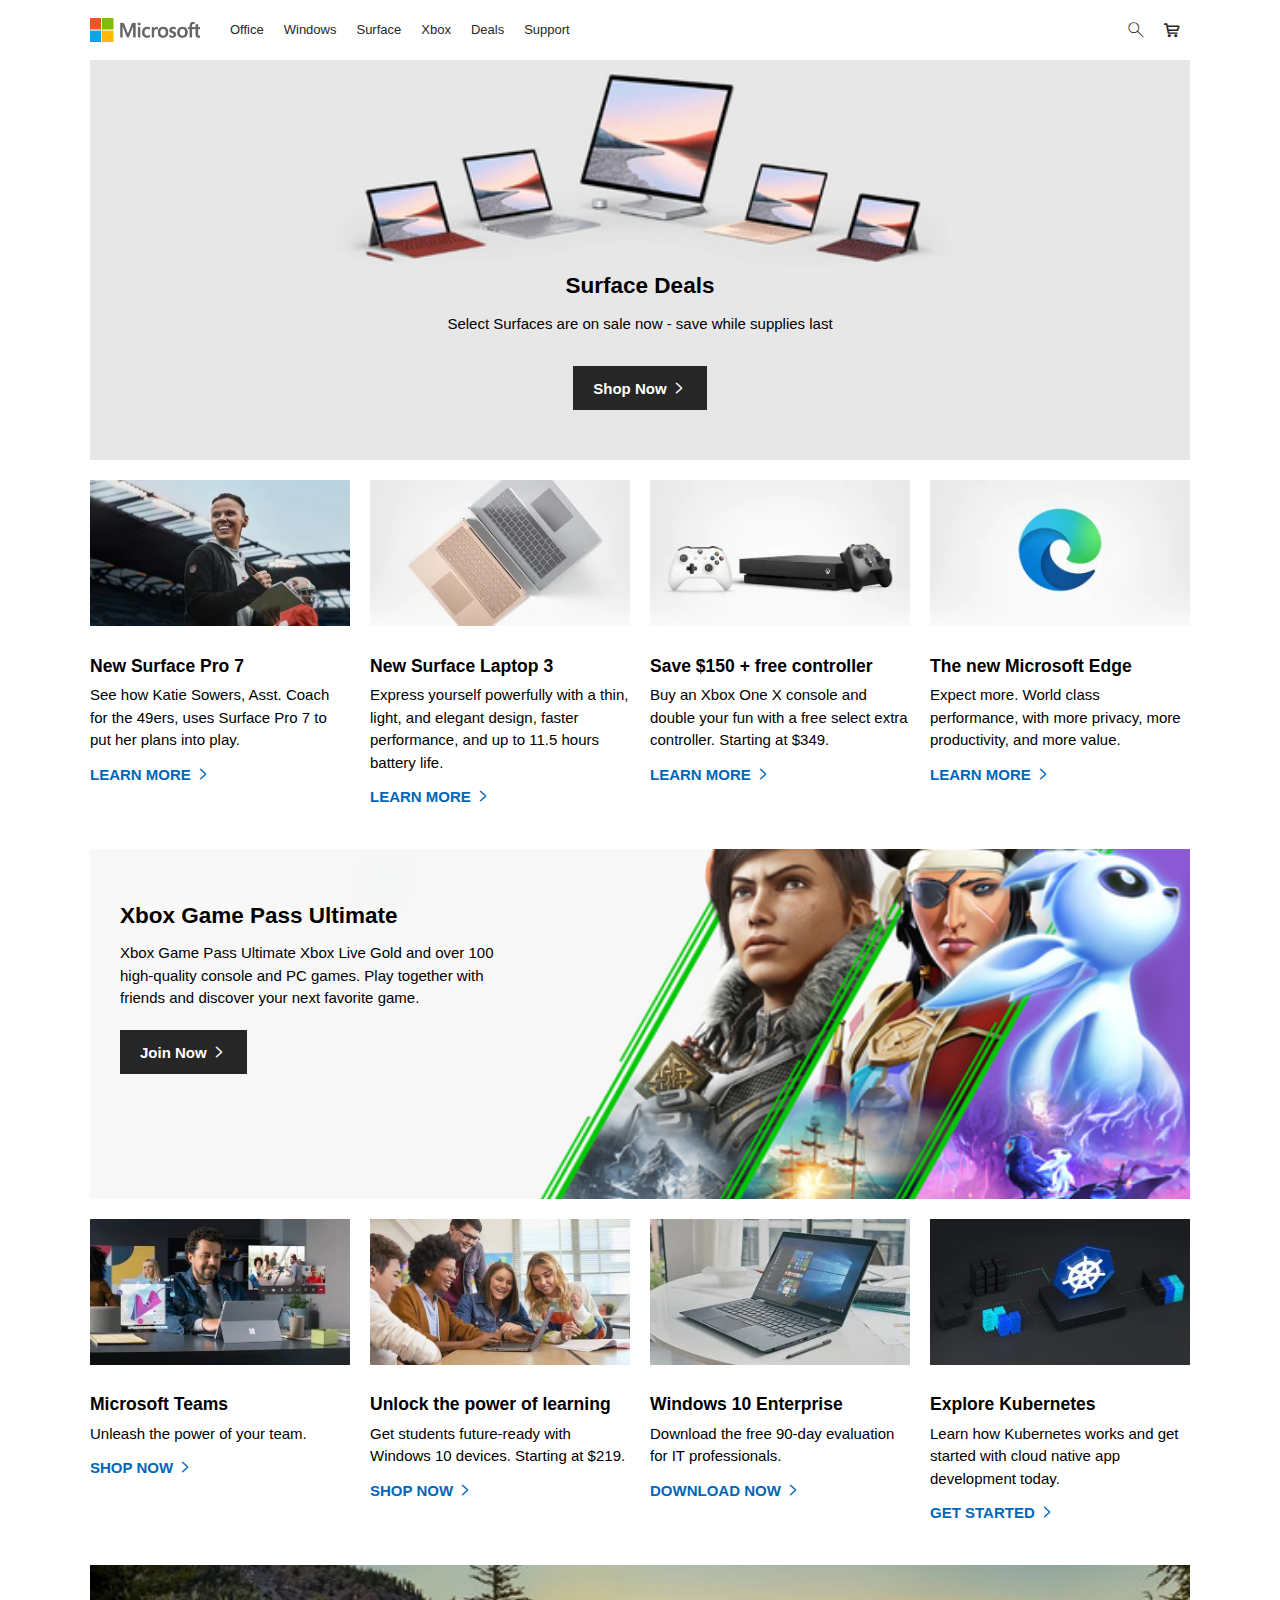
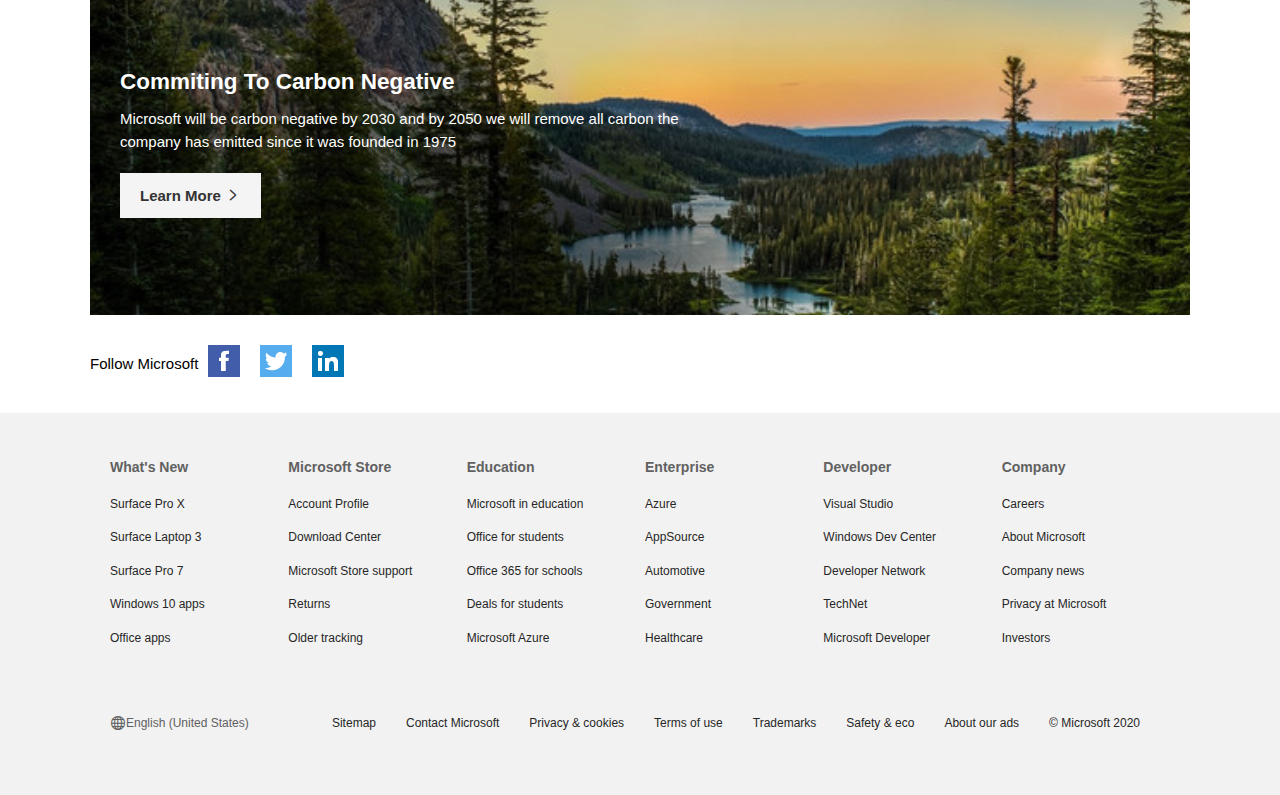
<file: index.html>
<!DOCTYPE html>
<html lang="en">
<head>
  <meta charset="UTF-8">
  <meta name="viewport" content="width=device-width, initial-scale=1.0">
  <link rel="stylesheet" href="style.css">
  <link rel="stylesheet" href="font/iconfont.css">
  <title>Microsoft Official Homepage</title>
</head>
<body>
  <div class="menu-btn">
    <i class="iconfont iconmenu"></i>
  </div>

  <div class="container">
    <nav class="main-nav">
      <img src="img/logo.png" alt="Microsoft" class="logo">

      <ul class="main-menu">
        <li><a href="#">Office</a></li>
        <li><a href="#">Windows</a></li>
        <li><a href="#">Surface</a></li>
        <li><a href="#">Xbox</a></li>
        <li><a href="#">Deals</a></li>
        <li><a href="#">Support</a></li>
      </ul>

      <ul class="right-menu">
        <li>
          <a href="#">
            <i class="iconfont iconsearch"></i>
          </a>
        </li>
        <li>
          <a href="#">
            <i class="iconfont icongouwuchekong"></i>
          </a>
        </li>
      </ul>
    </nav>

    <header class="showcase">
      <h2>Surface Deals</h2>
      <p>
        Select Surfaces are on sale now - save while supplies last
      </p>
      <a href="#" class="btn">
        Shop Now <i class="iconfont iconmore"></i>
      </a>
    </header>

    <!-- Home cards 1 -->
    <section class="home-cards">
      <div>
        <img src="img/card1.png" alt="">
        <h3>New Surface Pro 7</h3>
        <p>
          See how Katie Sowers, Asst. Coach for the 49ers, uses Surface Pro 7 to put her plans into play.
        </p>
        <a href="#">Learn More <i class="iconfont iconmore"></i></a>
      </div>
      <div>
        <img src="img/card2.png" alt="">
        <h3>New Surface Laptop 3</h3>
        <p>
          Express yourself powerfully with a thin, light, and elegant design, faster performance, and up to 11.5 hours battery life.
        </p>
        <a href="#">Learn More <i class="iconfont iconmore"></i></a>
      </div>
      <div>
        <img src="img/card3.png" alt="">
        <h3>Save $150 + free controller</h3>
        <p>
          Buy an Xbox One X console and double your fun with a free select extra controller. Starting at $349.
        </p>
        <a href="#">Learn More <i class="iconfont iconmore"></i></a>
      </div>
      <div>
        <img src="img/card4.png" alt="">
        <h3>The new Microsoft Edge</h3>
        <p>
          Expect more. World class performance, with more privacy, more productivity, and more value.
        </p>
        <a href="#">Learn More <i class="iconfont iconmore"></i></a>
      </div>
    </section>

    <!-- Xbox -->
    <section class="xbox">
      <div class="content">
        <h2>Xbox Game Pass Ultimate</h2>
        <p>Xbox Game Pass Ultimate Xbox Live Gold and over 100 high-quality console and PC games. Play together with friends and discover your next favorite game.</p>
        <a href="#" class="btn">
          Join Now <i class="iconfont iconmore"></i>
        </a>
      </div>
    </section>

    <!-- Home cards 2 -->
    <section class="home-cards">
      <div>
        <img src="img/card5.png" alt="">
        <h3>Microsoft Teams</h3>
        <p>
          Unleash the power of your team.
        </p>
        <a href="#">Shop Now <i class="iconfont iconmore"></i></a>
      </div>
      <div>
        <img src="img/card6.jpg" alt="">
        <h3>Unlock the power of learning</h3>
        <p>
          Get students future-ready with Windows 10 devices. Starting at $219.
        </p>
        <a href="#">Shop Now <i class="iconfont iconmore"></i></a>
      </div>
      <div>
        <img src="img/card7.png" alt="">
        <h3>Windows 10 Enterprise</h3>
        <p>
          Download the free 90-day evaluation for IT professionals.
        </p>
        <a href="#">Download Now <i class="iconfont iconmore"></i></a>
      </div>
      <div>
        <img src="img/card8.png" alt="">
        <h3>Explore Kubernetes</h3>
        <p>
          Learn how Kubernetes works and get started with cloud native app development today.
        </p>
        <a href="#">Get Started <i class="iconfont iconmore"></i></a>
      </div>
    </section>

    <!-- carbon -->
    <section class="carbon dark">
      <div class="content">
        <h2>Commiting To Carbon Negative</h2>
        <p>Microsoft will be carbon negative by 2030 and by 2050 we will remove all carbon the company has emitted since it was founded in 1975</p>
        <a href="#" class="btn">
          Learn More <i class="iconfont iconmore"></i>
        </a>
      </div>
    </section>

    <!-- follow -->
    <section class="follow">
      <p>Follow Microsoft</p>
      <a href="https://facebook.com">
        <img src="img/social-fb.png" alt="Facebook">
      </a>
      <a href="https://twitter.com">
        <img src="img/social-twitter.png" alt="Twitter">
      </a>
      <a href="https://linkedin.com">
        <img src="img/social-linkedin.png" alt="Linkedin">
      </a>
    </section>
  </div>

  <!-- Links -->
  <section class="links">
    <div class="links-inner">
      <ul>
        <li><h3>What's New</h3></li>
        <li><a href="#">Surface Pro X</a></li>
        <li><a href="#">Surface Laptop 3</a></li>
        <li><a href="#">Surface Pro 7</a></li>
        <li><a href="#">Windows 10 apps</a></li>
        <li><a href="#">Office apps</a></li>
      </ul>
      <ul>
        <li><h3>Microsoft Store</h3></li>
        <li><a href="#">Account Profile</a></li>
        <li><a href="#">Download Center</a></li>
        <li><a href="#">Microsoft Store support</a></li>
        <li><a href="#">Returns</a></li>
        <li><a href="#">Older tracking</a></li>
      </ul>
      <ul>
        <li><h3>Education</h3></li>
        <li><a href="#">Microsoft in education</a></li>
        <li><a href="#">Office for students</a></li>
        <li><a href="#">Office 365 for schools</a></li>
        <li><a href="#">Deals for students</a></li>
        <li><a href="#">Microsoft Azure</a></li>
      </ul>
      <ul>
        <li><h3>Enterprise</h3></li>
        <li><a href="#">Azure</a></li>
        <li><a href="#">AppSource</a></li>
        <li><a href="#">Automotive</a></li>
        <li><a href="#">Government</a></li>
        <li><a href="#">Healthcare</a></li>
      </ul>
      <ul>
        <li><h3>Developer</h3></li>
        <li><a href="#">Visual Studio</a></li>
        <li><a href="#">Windows Dev Center</a></li>
        <li><a href="#">Developer Network</a></li>
        <li><a href="#">TechNet</a></li>
        <li><a href="#">Microsoft Developer</a></li>
      </ul>
      <ul>
        <li><h3>Company</h3></li>
        <li><a href="#">Careers</a></li>
        <li><a href="#">About Microsoft</a></li>
        <li><a href="#">Company news</a></li>
        <li><a href="#">Privacy at Microsoft</a></li>
        <li><a href="#">Investors</a></li>
      </ul>
    </div>
  </section>

  <!-- Footer -->
  <footer class="footer">
    <div class="footer-inner">
      <div><i class="iconfont iconglobal"></i> English (United States)</div>
      <ul>
        <li><a href="#">Sitemap</a></li>
        <li><a href="#">Contact Microsoft</a></li>
        <li><a href="#">Privacy & cookies</a></li>
        <li><a href="#">Terms of use</a></li>
        <li><a href="#">Trademarks</a></li>
        <li><a href="#">Safety & eco</a></li>
        <li><a href="#">About our ads</a></li>
        <li><a href="#">&copy; Microsoft 2020</a></li>
      </ul>
    </div>
  </footer>
  
  <script>
    document.querySelector('.menu-btn').addEventListener('click', () => document.querySelector('.main-menu').classList.toggle('show'));
  </script>
</body>
</html>
</file>
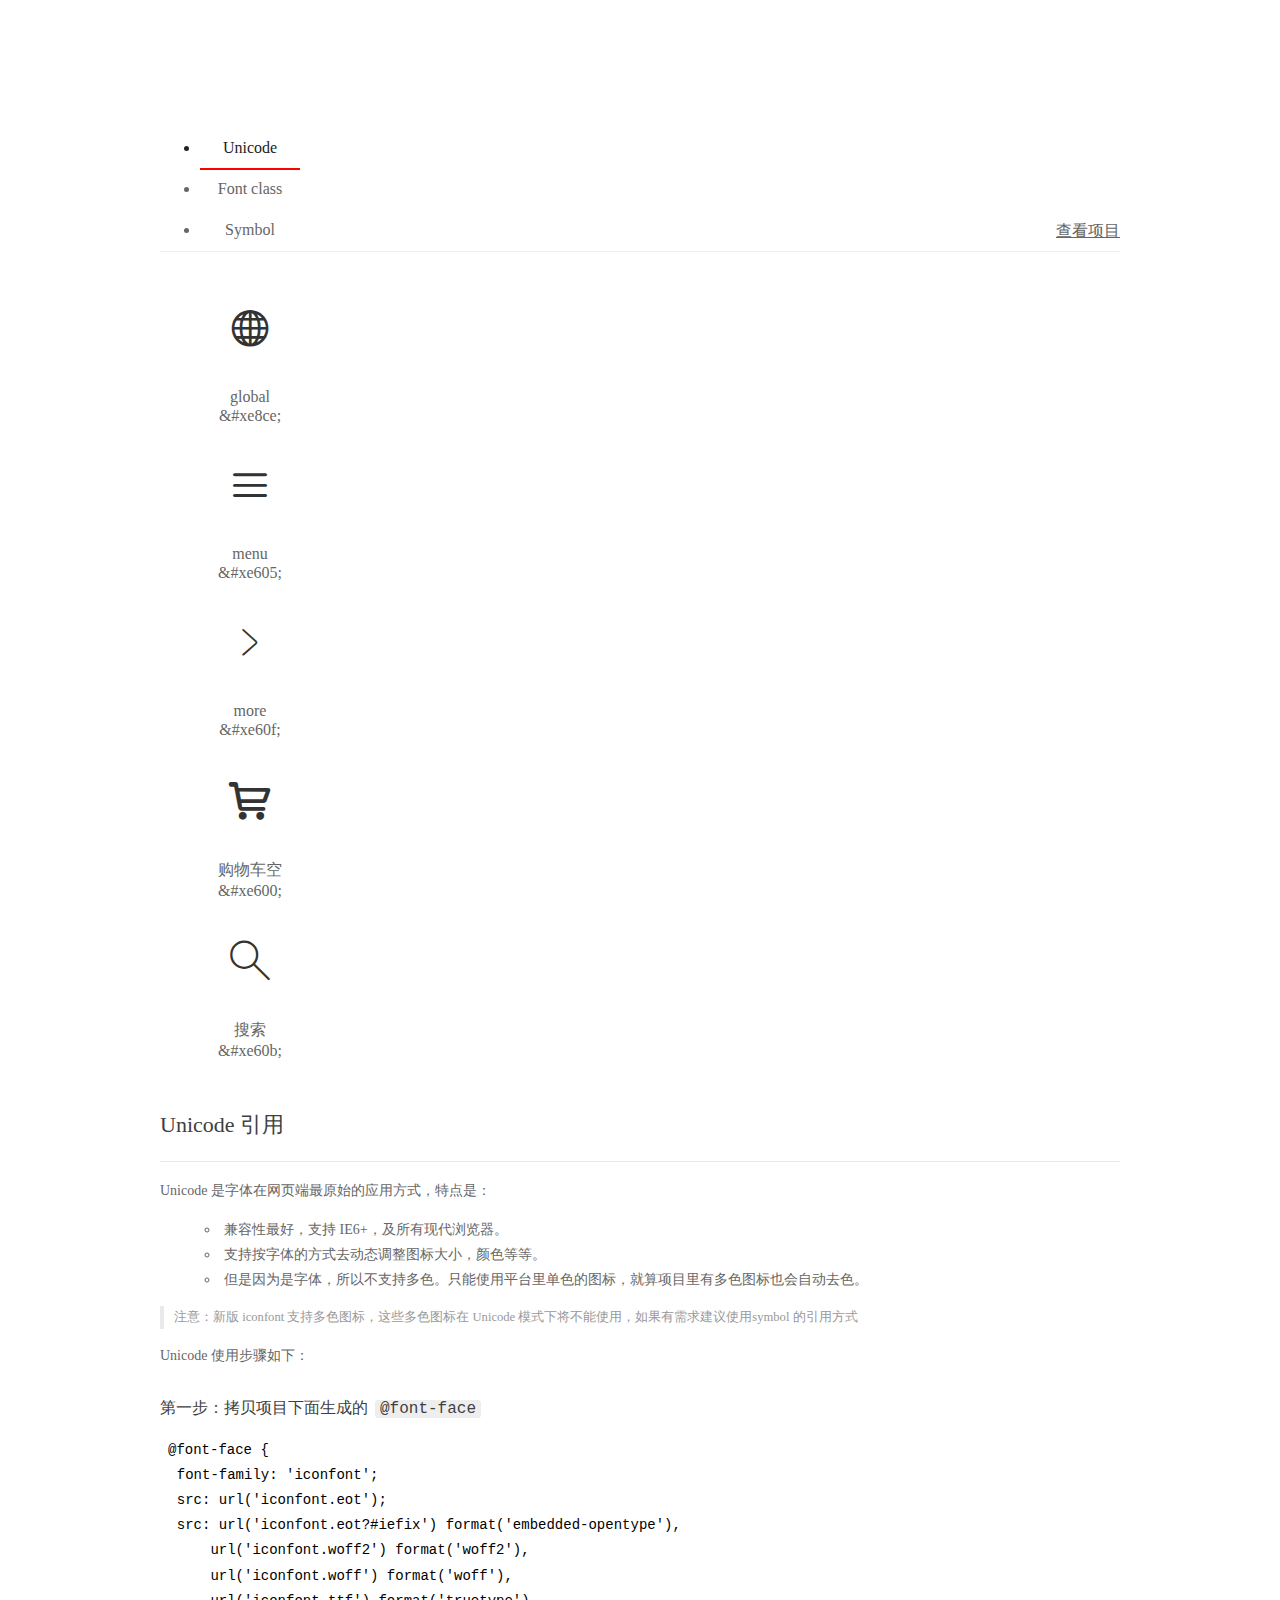
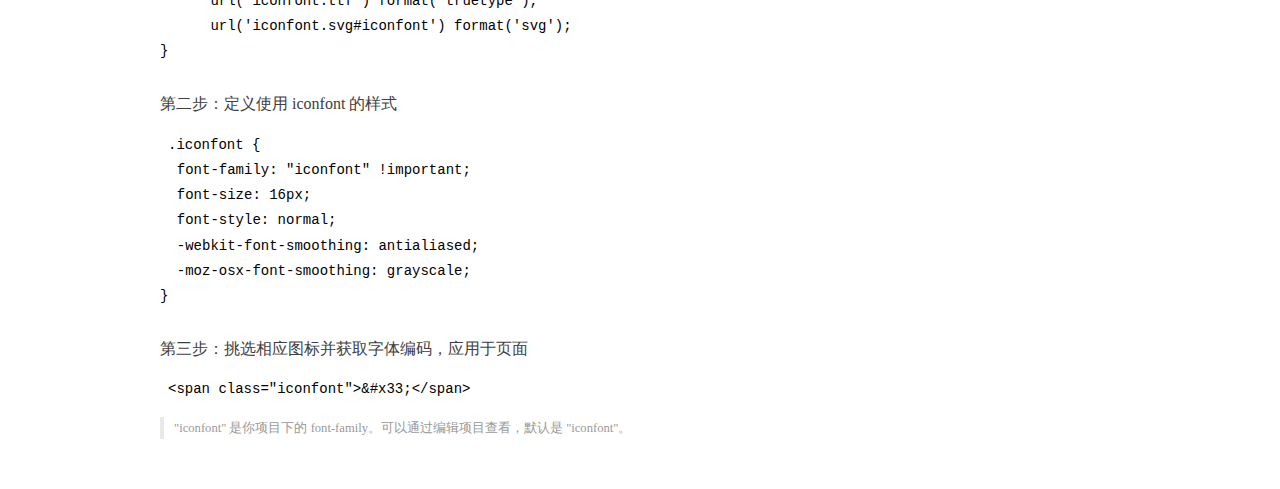
<file: font/demo_index.html>
<!DOCTYPE html>
<html>
<head>
  <meta charset="utf-8"/>
  <title>IconFont Demo</title>
  <link rel="shortcut icon" href="https://img.alicdn.com/tps/i4/TB1_oz6GVXXXXaFXpXXJDFnIXXX-64-64.ico" type="image/x-icon"/>
  <link rel="stylesheet" href="https://g.alicdn.com/thx/cube/1.3.2/cube.min.css">
  <link rel="stylesheet" href="demo.css">
  <link rel="stylesheet" href="iconfont.css">
  <script src="iconfont.js"></script>
  <!-- jQuery -->
  <script src="https://a1.alicdn.com/oss/uploads/2018/12/26/7bfddb60-08e8-11e9-9b04-53e73bb6408b.js"></script>
  <!-- 代码高亮 -->
  <script src="https://a1.alicdn.com/oss/uploads/2018/12/26/a3f714d0-08e6-11e9-8a15-ebf944d7534c.js"></script>
</head>
<body>
  <div class="main">
    <h1 class="logo"><a href="https://www.iconfont.cn/" title="iconfont 首页" target="_blank">&#xe86b;</a></h1>
    <div class="nav-tabs">
      <ul id="tabs" class="dib-box">
        <li class="dib active"><span>Unicode</span></li>
        <li class="dib"><span>Font class</span></li>
        <li class="dib"><span>Symbol</span></li>
      </ul>
      
      <a href="https://www.iconfont.cn/manage/index?manage_type=myprojects&projectId=1820338" target="_blank" class="nav-more">查看项目</a>
      
    </div>
    <div class="tab-container">
      <div class="content unicode" style="display: block;">
          <ul class="icon_lists dib-box">
          
            <li class="dib">
              <span class="icon iconfont">&#xe8ce;</span>
                <div class="name">global</div>
                <div class="code-name">&amp;#xe8ce;</div>
              </li>
          
            <li class="dib">
              <span class="icon iconfont">&#xe605;</span>
                <div class="name">menu</div>
                <div class="code-name">&amp;#xe605;</div>
              </li>
          
            <li class="dib">
              <span class="icon iconfont">&#xe60f;</span>
                <div class="name">more</div>
                <div class="code-name">&amp;#xe60f;</div>
              </li>
          
            <li class="dib">
              <span class="icon iconfont">&#xe600;</span>
                <div class="name">购物车空</div>
                <div class="code-name">&amp;#xe600;</div>
              </li>
          
            <li class="dib">
              <span class="icon iconfont">&#xe60b;</span>
                <div class="name">搜索</div>
                <div class="code-name">&amp;#xe60b;</div>
              </li>
          
          </ul>
          <div class="article markdown">
          <h2 id="unicode-">Unicode 引用</h2>
          <hr>

          <p>Unicode 是字体在网页端最原始的应用方式，特点是：</p>
          <ul>
            <li>兼容性最好，支持 IE6+，及所有现代浏览器。</li>
            <li>支持按字体的方式去动态调整图标大小，颜色等等。</li>
            <li>但是因为是字体，所以不支持多色。只能使用平台里单色的图标，就算项目里有多色图标也会自动去色。</li>
          </ul>
          <blockquote>
            <p>注意：新版 iconfont 支持多色图标，这些多色图标在 Unicode 模式下将不能使用，如果有需求建议使用symbol 的引用方式</p>
          </blockquote>
          <p>Unicode 使用步骤如下：</p>
          <h3 id="-font-face">第一步：拷贝项目下面生成的 <code>@font-face</code></h3>
<pre><code class="language-css"
>@font-face {
  font-family: 'iconfont';
  src: url('iconfont.eot');
  src: url('iconfont.eot?#iefix') format('embedded-opentype'),
      url('iconfont.woff2') format('woff2'),
      url('iconfont.woff') format('woff'),
      url('iconfont.ttf') format('truetype'),
      url('iconfont.svg#iconfont') format('svg');
}
</code></pre>
          <h3 id="-iconfont-">第二步：定义使用 iconfont 的样式</h3>
<pre><code class="language-css"
>.iconfont {
  font-family: "iconfont" !important;
  font-size: 16px;
  font-style: normal;
  -webkit-font-smoothing: antialiased;
  -moz-osx-font-smoothing: grayscale;
}
</code></pre>
          <h3 id="-">第三步：挑选相应图标并获取字体编码，应用于页面</h3>
<pre>
<code class="language-html"
>&lt;span class="iconfont"&gt;&amp;#x33;&lt;/span&gt;
</code></pre>
          <blockquote>
            <p>"iconfont" 是你项目下的 font-family。可以通过编辑项目查看，默认是 "iconfont"。</p>
          </blockquote>
          </div>
      </div>
      <div class="content font-class">
        <ul class="icon_lists dib-box">
          
          <li class="dib">
            <span class="icon iconfont iconglobal"></span>
            <div class="name">
              global
            </div>
            <div class="code-name">.iconglobal
            </div>
          </li>
          
          <li class="dib">
            <span class="icon iconfont iconmenu"></span>
            <div class="name">
              menu
            </div>
            <div class="code-name">.iconmenu
            </div>
          </li>
          
          <li class="dib">
            <span class="icon iconfont iconmore"></span>
            <div class="name">
              more
            </div>
            <div class="code-name">.iconmore
            </div>
          </li>
          
          <li class="dib">
            <span class="icon iconfont icongouwuchekong"></span>
            <div class="name">
              购物车空
            </div>
            <div class="code-name">.icongouwuchekong
            </div>
          </li>
          
          <li class="dib">
            <span class="icon iconfont iconsearch"></span>
            <div class="name">
              搜索
            </div>
            <div class="code-name">.iconsearch
            </div>
          </li>
          
        </ul>
        <div class="article markdown">
        <h2 id="font-class-">font-class 引用</h2>
        <hr>

        <p>font-class 是 Unicode 使用方式的一种变种，主要是解决 Unicode 书写不直观，语意不明确的问题。</p>
        <p>与 Unicode 使用方式相比，具有如下特点：</p>
        <ul>
          <li>兼容性良好，支持 IE8+，及所有现代浏览器。</li>
          <li>相比于 Unicode 语意明确，书写更直观。可以很容易分辨这个 icon 是什么。</li>
          <li>因为使用 class 来定义图标，所以当要替换图标时，只需要修改 class 里面的 Unicode 引用。</li>
          <li>不过因为本质上还是使用的字体，所以多色图标还是不支持的。</li>
        </ul>
        <p>使用步骤如下：</p>
        <h3 id="-fontclass-">第一步：引入项目下面生成的 fontclass 代码：</h3>
<pre><code class="language-html">&lt;link rel="stylesheet" href="./iconfont.css"&gt;
</code></pre>
        <h3 id="-">第二步：挑选相应图标并获取类名，应用于页面：</h3>
<pre><code class="language-html">&lt;span class="iconfont iconxxx"&gt;&lt;/span&gt;
</code></pre>
        <blockquote>
          <p>"
            iconfont" 是你项目下的 font-family。可以通过编辑项目查看，默认是 "iconfont"。</p>
        </blockquote>
      </div>
      </div>
      <div class="content symbol">
          <ul class="icon_lists dib-box">
          
            <li class="dib">
                <svg class="icon svg-icon" aria-hidden="true">
                  <use xlink:href="#iconglobal"></use>
                </svg>
                <div class="name">global</div>
                <div class="code-name">#iconglobal</div>
            </li>
          
            <li class="dib">
                <svg class="icon svg-icon" aria-hidden="true">
                  <use xlink:href="#iconmenu"></use>
                </svg>
                <div class="name">menu</div>
                <div class="code-name">#iconmenu</div>
            </li>
          
            <li class="dib">
                <svg class="icon svg-icon" aria-hidden="true">
                  <use xlink:href="#iconmore"></use>
                </svg>
                <div class="name">more</div>
                <div class="code-name">#iconmore</div>
            </li>
          
            <li class="dib">
                <svg class="icon svg-icon" aria-hidden="true">
                  <use xlink:href="#icongouwuchekong"></use>
                </svg>
                <div class="name">购物车空</div>
                <div class="code-name">#icongouwuchekong</div>
            </li>
          
            <li class="dib">
                <svg class="icon svg-icon" aria-hidden="true">
                  <use xlink:href="#iconsearch"></use>
                </svg>
                <div class="name">搜索</div>
                <div class="code-name">#iconsearch</div>
            </li>
          
          </ul>
          <div class="article markdown">
          <h2 id="symbol-">Symbol 引用</h2>
          <hr>

          <p>这是一种全新的使用方式，应该说这才是未来的主流，也是平台目前推荐的用法。相关介绍可以参考这篇<a href="">文章</a>
            这种用法其实是做了一个 SVG 的集合，与另外两种相比具有如下特点：</p>
          <ul>
            <li>支持多色图标了，不再受单色限制。</li>
            <li>通过一些技巧，支持像字体那样，通过 <code>font-size</code>, <code>color</code> 来调整样式。</li>
            <li>兼容性较差，支持 IE9+，及现代浏览器。</li>
            <li>浏览器渲染 SVG 的性能一般，还不如 png。</li>
          </ul>
          <p>使用步骤如下：</p>
          <h3 id="-symbol-">第一步：引入项目下面生成的 symbol 代码：</h3>
<pre><code class="language-html">&lt;script src="./iconfont.js"&gt;&lt;/script&gt;
</code></pre>
          <h3 id="-css-">第二步：加入通用 CSS 代码（引入一次就行）：</h3>
<pre><code class="language-html">&lt;style&gt;
.icon {
  width: 1em;
  height: 1em;
  vertical-align: -0.15em;
  fill: currentColor;
  overflow: hidden;
}
&lt;/style&gt;
</code></pre>
          <h3 id="-">第三步：挑选相应图标并获取类名，应用于页面：</h3>
<pre><code class="language-html">&lt;svg class="icon" aria-hidden="true"&gt;
  &lt;use xlink:href="#icon-xxx"&gt;&lt;/use&gt;
&lt;/svg&gt;
</code></pre>
          </div>
      </div>

    </div>
  </div>
  <script>
  $(document).ready(function () {
      $('.tab-container .content:first').show()

      $('#tabs li').click(function (e) {
        var tabContent = $('.tab-container .content')
        var index = $(this).index()

        if ($(this).hasClass('active')) {
          return
        } else {
          $('#tabs li').removeClass('active')
          $(this).addClass('active')

          tabContent.hide().eq(index).fadeIn()
        }
      })
    })
  </script>
</body>
</html>
</file>
<file: style.css>
* {
  box-sizing: border-box;
  margin: 0;
  padding: 0;
}

body {
  font-family: 'Segoe UI', Tahoma, Geneva, Verdana, sans-serif;
  background: #fff;
  color: #000;
  font-size: 15px;
  line-height: 1.5;
}

a {
  color: #262626;
  text-decoration: none;
}

ul {
  list-style: none;
}

.container {
  width: 90%;
  max-width: 1100px;
  margin: auto;
}

.main-nav {
  display: flex;
  align-items: center;
  justify-content: space-between;
  height: 60px;
  padding: 20px 0;
  font-size: 13px;
}

.main-nav .logo {
  width: 110px;

}

.main-nav ul {
  display: flex;
}

.main-nav ul li {
  padding: 0 10px;
}

.main-nav ul li a {
  padding-bottom: 2px;
}
.main-nav ul li a:hover {
  border-bottom: 2px solid #262626;
}

.main-nav ul.main-menu {
  flex: 1;
  margin-left: 20px;
}

.menu-btn {
  cursor: pointer;
  position: absolute;
  top: 20px;
  right: 30px;
  z-index: 2;
  display: none;
}

.btn {
  cursor: pointer;
  display: inline-block;
  border: 0;
  font-weight: bold;
  padding: 10px 20px;
  background: #262626;
  color: #fff;
  font-size: 15px;
}

.btn:hover {
  opacity: 0.9;
}

.dark {
  color: #fff;
}

.dark .btn {
  background: #f4f4f4;
  color: #333;
}

.showcase {
  width: 100%;
  height: 400px;
  background: url('./img/slide1.png') no-repeat center center/cover;
  display: flex;
  flex-direction: column;
  align-items: center;
  text-align: center;
  justify-content: flex-end;
  padding-bottom: 50px;
  margin-bottom: 20px;
}

.showcase h2, .showcase p {
  margin-bottom: 10px;
}

.showcase .btn {
  margin-top: 20px;
}

/* Home cards */
.home-cards {
  display: grid;
  grid-template-columns: repeat(4, 1fr);
  grid-gap: 20px;
  margin-bottom: 40px;
}

.home-cards img {
  width: 100%;
  margin-bottom: 20px;
}

.home-cards h3 {
  margin-bottom: 5px;
}

.home-cards a {
  display: inline-block;
  padding-top: 10px;
  color: #0067b8;
  text-transform: uppercase;
  font-weight: bold;
}

.home-cards a:hover iconfont {
  margin-left: 10px;
}

/* Xbox */
.xbox {
  width: 100%;
  height: 350px;
  background: url('./img/xbox.png') no-repeat center center/cover;
  margin-bottom: 20px;
}

.xbox .content {
  width: 40%;
  padding: 50px 0 0 30px;
}

.xbox p, .carbon p{
  margin: 10px 0 20px;
}

/* carbon */
.carbon {
  width: 100%;
  height: 350px;
  background: url('./img/carbon.jpg') no-repeat center center/cover;
}

.carbon .content {
  width: 55%;
  padding: 100px 0 0 30px;
}

/* follow */
.follow {
  display: flex;
  align-items: center;
  justify-content: flex-start;
  margin: 30px 0 30px;
}

.follow * {
  margin-right: 10px;
}

/* Links */
.links {
  background: #f2f2f2;
  color: #616161;
  font-size: 12px;
  padding: 35px 0;
}

.links-inner {
  max-width: 1100px;
  margin: 0 auto;
  padding: 0 20px;
  display: grid;
  grid-template-columns: repeat(6, 1fr);
  grid-gap: 10px;
  align-items: flex-start;
  justify-content: center;
}

.links li {
  line-height: 2.8;
}

/* Footer */
.footer {
  background: #f2f2f2;
  color: #616161;
  font-size: 12px;
  padding: 20px 0;
}

.footer-inner {
  max-width: 1100px;
  margin: 0 auto;
  padding: 0 20px 0 20px;
  display: flex;
  align-items: center;
  justify-content: space-between;
}

.footer div {
  margin-bottom: 20px;
  display: flex;
  align-items: center;
}

.footer div iconfont {
  margin-right: 10px;
}
.footer ul {
  display: flex;
  flex-wrap: wrap;
}

.footer li {
  margin-right: 30px;
  margin-bottom: 20px;
}

@media(max-width: 700px) {
  .menu-btn {
    display: block;
  }

  .menu-btn:hover {
    opacity: 0.5;
  }

  .main-nav ul.right-menu {
    margin-right: 50px;
  }

  .main-nav ul.main-menu {
    display: block;
    position: absolute;
    top: 0;
    left: 0;
    background: #f2f2f2;
    width: 50%;
    height: 100%;
    border-right: #ccc 1px solid;
    opacity: 0.9;
    padding: 30px;
    transform: translateX(-500px);
    transition: transform 0.5s ease-in-out;
  }

  .main-nav ul.main-menu li {
    padding: 10px;
    border-bottom: #ccc solid 1px;
    font-size: 14px;
  }

  .main-nav ul.main-menu li:last-child {
    border-bottom: 0;
  }

  .main-nav ul.main-menu.show {
    transform: translateX(-20px);
  }

  .home-cards {
    grid-template-columns: repeat(2, 1fr);
  }

  .xbox .content p {
    display: none;
  }

  .xbox .content h2 {
    margin-bottom: 20px;
  }

  .carbon .content {
    width: 85%;
  }

  .links .links-inner {
    grid-template-columns: repeat(2, 1fr);
  }
}

@media(max-width: 500px) {
  .home-cards {
    grid-template-columns: 1fr;
  }

  .links .links-inner {
    grid-template-columns: 1fr;
  }

  .links .links-inner ul {
    margin-bottom: 20px;
  }
}
</file>
<file: font/iconfont.css>
@font-face {font-family: "iconfont";
  src: url('iconfont.eot?t=1589513460709'); /* IE9 */
  src: url('iconfont.eot?t=1589513460709#iefix') format('embedded-opentype'), /* IE6-IE8 */
  url('[data-uri]') format('woff2'),
  url('iconfont.woff?t=1589513460709') format('woff'),
  url('iconfont.ttf?t=1589513460709') format('truetype'), /* chrome, firefox, opera, Safari, Android, iOS 4.2+ */
  url('iconfont.svg?t=1589513460709#iconfont') format('svg'); /* iOS 4.1- */
}

.iconfont {
  font-family: "iconfont" !important;
  font-size: 16px;
  font-style: normal;
  -webkit-font-smoothing: antialiased;
  -moz-osx-font-smoothing: grayscale;
}

.iconglobal:before {
  content: "\e8ce";
}

.iconmenu:before {
  content: "\e605";
}

.iconmore:before {
  content: "\e60f";
}

.icongouwuchekong:before {
  content: "\e600";
}

.iconsearch:before {
  content: "\e60b";
}
</file>
<file: font/demo.css>
/* Logo 字体 */
@font-face {
  font-family: "iconfont logo";
  src: url('https://at.alicdn.com/t/font_985780_km7mi63cihi.eot?t=1545807318834');
  src: url('https://at.alicdn.com/t/font_985780_km7mi63cihi.eot?t=1545807318834#iefix') format('embedded-opentype'),
    url('https://at.alicdn.com/t/font_985780_km7mi63cihi.woff?t=1545807318834') format('woff'),
    url('https://at.alicdn.com/t/font_985780_km7mi63cihi.ttf?t=1545807318834') format('truetype'),
    url('https://at.alicdn.com/t/font_985780_km7mi63cihi.svg?t=1545807318834#iconfont') format('svg');
}

.logo {
  font-family: "iconfont logo";
  font-size: 160px;
  font-style: normal;
  -webkit-font-smoothing: antialiased;
  -moz-osx-font-smoothing: grayscale;
}

/* tabs */
.nav-tabs {
  position: relative;
}

.nav-tabs .nav-more {
  position: absolute;
  right: 0;
  bottom: 0;
  height: 42px;
  line-height: 42px;
  color: #666;
}

#tabs {
  border-bottom: 1px solid #eee;
}

#tabs li {
  cursor: pointer;
  width: 100px;
  height: 40px;
  line-height: 40px;
  text-align: center;
  font-size: 16px;
  border-bottom: 2px solid transparent;
  position: relative;
  z-index: 1;
  margin-bottom: -1px;
  color: #666;
}


#tabs .active {
  border-bottom-color: #f00;
  color: #222;
}

.tab-container .content {
  display: none;
}

/* 页面布局 */
.main {
  padding: 30px 100px;
  width: 960px;
  margin: 0 auto;
}

.main .logo {
  color: #333;
  text-align: left;
  margin-bottom: 30px;
  line-height: 1;
  height: 110px;
  margin-top: -50px;
  overflow: hidden;
  *zoom: 1;
}

.main .logo a {
  font-size: 160px;
  color: #333;
}

.helps {
  margin-top: 40px;
}

.helps pre {
  padding: 20px;
  margin: 10px 0;
  border: solid 1px #e7e1cd;
  background-color: #fffdef;
  overflow: auto;
}

.icon_lists {
  width: 100% !important;
  overflow: hidden;
  *zoom: 1;
}

.icon_lists li {
  width: 100px;
  margin-bottom: 10px;
  margin-right: 20px;
  text-align: center;
  list-style: none !important;
  cursor: default;
}

.icon_lists li .code-name {
  line-height: 1.2;
}

.icon_lists .icon {
  display: block;
  height: 100px;
  line-height: 100px;
  font-size: 42px;
  margin: 10px auto;
  color: #333;
  -webkit-transition: font-size 0.25s linear, width 0.25s linear;
  -moz-transition: font-size 0.25s linear, width 0.25s linear;
  transition: font-size 0.25s linear, width 0.25s linear;
}

.icon_lists .icon:hover {
  font-size: 100px;
}

.icon_lists .svg-icon {
  /* 通过设置 font-size 来改变图标大小 */
  width: 1em;
  /* 图标和文字相邻时，垂直对齐 */
  vertical-align: -0.15em;
  /* 通过设置 color 来改变 SVG 的颜色/fill */
  fill: currentColor;
  /* path 和 stroke 溢出 viewBox 部分在 IE 下会显示
      normalize.css 中也包含这行 */
  overflow: hidden;
}

.icon_lists li .name,
.icon_lists li .code-name {
  color: #666;
}

/* markdown 样式 */
.markdown {
  color: #666;
  font-size: 14px;
  line-height: 1.8;
}

.highlight {
  line-height: 1.5;
}

.markdown img {
  vertical-align: middle;
  max-width: 100%;
}

.markdown h1 {
  color: #404040;
  font-weight: 500;
  line-height: 40px;
  margin-bottom: 24px;
}

.markdown h2,
.markdown h3,
.markdown h4,
.markdown h5,
.markdown h6 {
  color: #404040;
  margin: 1.6em 0 0.6em 0;
  font-weight: 500;
  clear: both;
}

.markdown h1 {
  font-size: 28px;
}

.markdown h2 {
  font-size: 22px;
}

.markdown h3 {
  font-size: 16px;
}

.markdown h4 {
  font-size: 14px;
}

.markdown h5 {
  font-size: 12px;
}

.markdown h6 {
  font-size: 12px;
}

.markdown hr {
  height: 1px;
  border: 0;
  background: #e9e9e9;
  margin: 16px 0;
  clear: both;
}

.markdown p {
  margin: 1em 0;
}

.markdown>p,
.markdown>blockquote,
.markdown>.highlight,
.markdown>ol,
.markdown>ul {
  width: 80%;
}

.markdown ul>li {
  list-style: circle;
}

.markdown>ul li,
.markdown blockquote ul>li {
  margin-left: 20px;
  padding-left: 4px;
}

.markdown>ul li p,
.markdown>ol li p {
  margin: 0.6em 0;
}

.markdown ol>li {
  list-style: decimal;
}

.markdown>ol li,
.markdown blockquote ol>li {
  margin-left: 20px;
  padding-left: 4px;
}

.markdown code {
  margin: 0 3px;
  padding: 0 5px;
  background: #eee;
  border-radius: 3px;
}

.markdown strong,
.markdown b {
  font-weight: 600;
}

.markdown>table {
  border-collapse: collapse;
  border-spacing: 0px;
  empty-cells: show;
  border: 1px solid #e9e9e9;
  width: 95%;
  margin-bottom: 24px;
}

.markdown>table th {
  white-space: nowrap;
  color: #333;
  font-weight: 600;
}

.markdown>table th,
.markdown>table td {
  border: 1px solid #e9e9e9;
  padding: 8px 16px;
  text-align: left;
}

.markdown>table th {
  background: #F7F7F7;
}

.markdown blockquote {
  font-size: 90%;
  color: #999;
  border-left: 4px solid #e9e9e9;
  padding-left: 0.8em;
  margin: 1em 0;
}

.markdown blockquote p {
  margin: 0;
}

.markdown .anchor {
  opacity: 0;
  transition: opacity 0.3s ease;
  margin-left: 8px;
}

.markdown .waiting {
  color: #ccc;
}

.markdown h1:hover .anchor,
.markdown h2:hover .anchor,
.markdown h3:hover .anchor,
.markdown h4:hover .anchor,
.markdown h5:hover .anchor,
.markdown h6:hover .anchor {
  opacity: 1;
  display: inline-block;
}

.markdown>br,
.markdown>p>br {
  clear: both;
}


.hljs {
  display: block;
  background: white;
  padding: 0.5em;
  color: #333333;
  overflow-x: auto;
}

.hljs-comment,
.hljs-meta {
  color: #969896;
}

.hljs-string,
.hljs-variable,
.hljs-template-variable,
.hljs-strong,
.hljs-emphasis,
.hljs-quote {
  color: #df5000;
}

.hljs-keyword,
.hljs-selector-tag,
.hljs-type {
  color: #a71d5d;
}

.hljs-literal,
.hljs-symbol,
.hljs-bullet,
.hljs-attribute {
  color: #0086b3;
}

.hljs-section,
.hljs-name {
  color: #63a35c;
}

.hljs-tag {
  color: #333333;
}

.hljs-title,
.hljs-attr,
.hljs-selector-id,
.hljs-selector-class,
.hljs-selector-attr,
.hljs-selector-pseudo {
  color: #795da3;
}

.hljs-addition {
  color: #55a532;
  background-color: #eaffea;
}

.hljs-deletion {
  color: #bd2c00;
  background-color: #ffecec;
}

.hljs-link {
  text-decoration: underline;
}

/* 代码高亮 */
/* PrismJS 1.15.0
https://prismjs.com/download.html#themes=prism&languages=markup+css+clike+javascript */
/**
 * prism.js default theme for JavaScript, CSS and HTML
 * Based on dabblet (http://dabblet.com)
 * @author Lea Verou
 */
code[class*="language-"],
pre[class*="language-"] {
  color: black;
  background: none;
  text-shadow: 0 1px white;
  font-family: Consolas, Monaco, 'Andale Mono', 'Ubuntu Mono', monospace;
  text-align: left;
  white-space: pre;
  word-spacing: normal;
  word-break: normal;
  word-wrap: normal;
  line-height: 1.5;

  -moz-tab-size: 4;
  -o-tab-size: 4;
  tab-size: 4;

  -webkit-hyphens: none;
  -moz-hyphens: none;
  -ms-hyphens: none;
  hyphens: none;
}

pre[class*="language-"]::-moz-selection,
pre[class*="language-"] ::-moz-selection,
code[class*="language-"]::-moz-selection,
code[class*="language-"] ::-moz-selection {
  text-shadow: none;
  background: #b3d4fc;
}

pre[class*="language-"]::selection,
pre[class*="language-"] ::selection,
code[class*="language-"]::selection,
code[class*="language-"] ::selection {
  text-shadow: none;
  background: #b3d4fc;
}

@media print {

  code[class*="language-"],
  pre[class*="language-"] {
    text-shadow: none;
  }
}

/* Code blocks */
pre[class*="language-"] {
  padding: 1em;
  margin: .5em 0;
  overflow: auto;
}

:not(pre)>code[class*="language-"],
pre[class*="language-"] {
  background: #f5f2f0;
}

/* Inline code */
:not(pre)>code[class*="language-"] {
  padding: .1em;
  border-radius: .3em;
  white-space: normal;
}

.token.comment,
.token.prolog,
.token.doctype,
.token.cdata {
  color: slategray;
}

.token.punctuation {
  color: #999;
}

.namespace {
  opacity: .7;
}

.token.property,
.token.tag,
.token.boolean,
.token.number,
.token.constant,
.token.symbol,
.token.deleted {
  color: #905;
}

.token.selector,
.token.attr-name,
.token.string,
.token.char,
.token.builtin,
.token.inserted {
  color: #690;
}

.token.operator,
.token.entity,
.token.url,
.language-css .token.string,
.style .token.string {
  color: #9a6e3a;
  background: hsla(0, 0%, 100%, .5);
}

.token.atrule,
.token.attr-value,
.token.keyword {
  color: #07a;
}

.token.function,
.token.class-name {
  color: #DD4A68;
}

.token.regex,
.token.important,
.token.variable {
  color: #e90;
}

.token.important,
.token.bold {
  font-weight: bold;
}

.token.italic {
  font-style: italic;
}

.token.entity {
  cursor: help;
}
</file>
